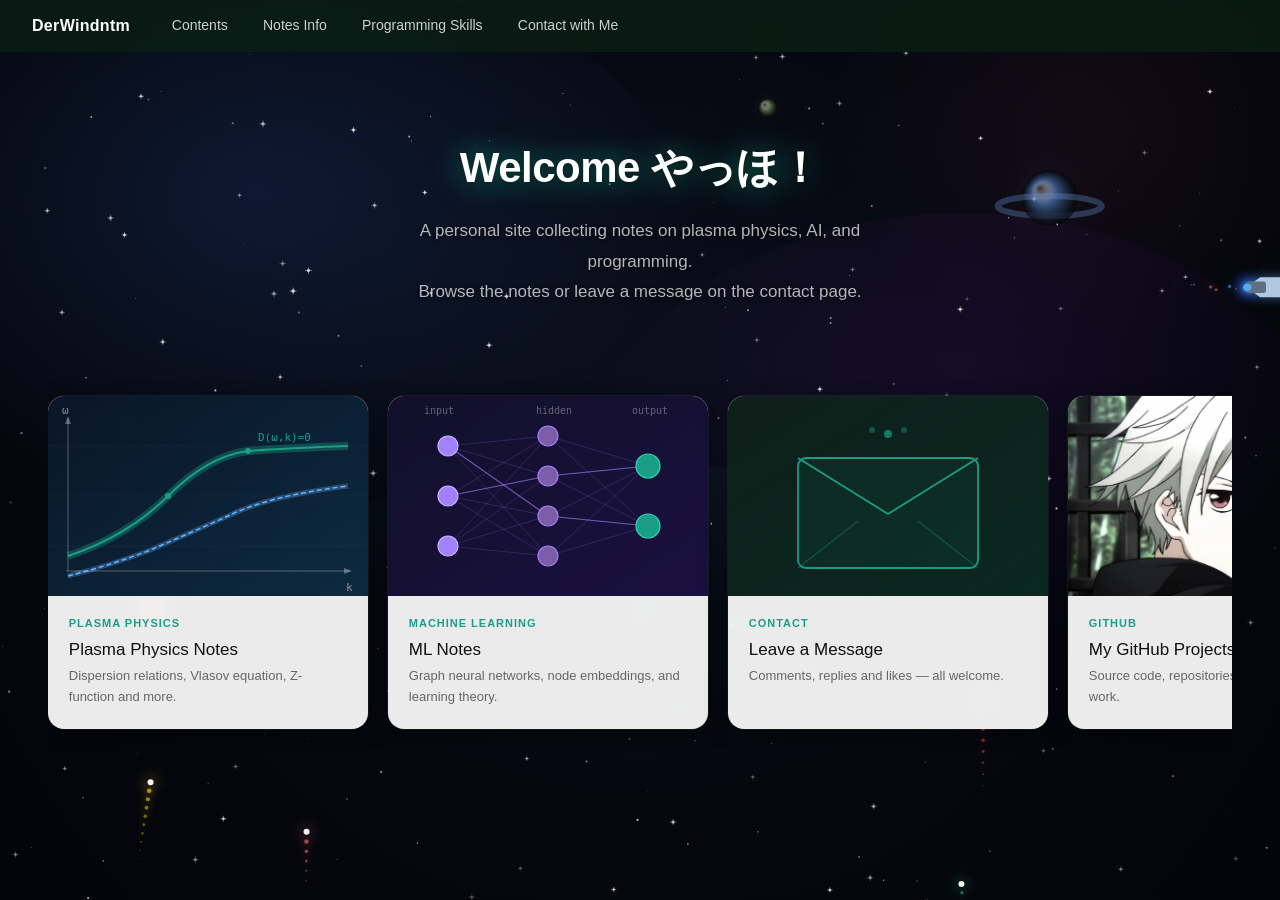
<file: index.html>
<!DOCTYPE html>
<html lang="en">
<head>
<meta charset="UTF-8">
<meta name="viewport" content="width=device-width, initial-scale=1.0">
<title>DerWindntm — Personal Notes</title>
<link rel="stylesheet" href="nav.css">
<style>
html,body{margin:0;padding:0;background:#000;overflow-x:hidden;}

/* ── Space background canvas ── */
#space-canvas{
  position:fixed;top:0;left:0;width:100%;height:100%;
  z-index:0;pointer-events:none;
}

/* ── Fireworks + ship canvas ── */
#fw-canvas{
  position:fixed;top:0;left:0;width:100%;height:100%;
  z-index:1;pointer-events:none;
}

nav{position:relative;z-index:10;background:rgba(10,30,20,.85);backdrop-filter:blur(12px);}
.nav-brand{color:#fff !important;}
.nav-link{color:rgba(255,255,255,.8) !important;}
.nav-link:hover{background:rgba(255,255,255,.12) !important;color:#fff !important;}

/* ── Hero ── */
.hero{
  position:relative;z-index:2;
  padding:5rem 1rem 2.5rem;
  text-align:center;
}
.hero h1{
  font-size:42px;font-weight:700;
  color:#fff;
  text-shadow:0 0 30px rgba(26,220,180,.6), 0 2px 8px rgba(0,0,0,.8);
  margin-bottom:.8rem;letter-spacing:-.5px;
}
.hero p{
  font-size:17px;
  color:rgba(255,255,255,.7);
  max-width:500px;line-height:1.8;
  margin:0 auto;
  text-shadow:0 1px 4px rgba(0,0,0,.8);
}

/* ── Strip ── */
.strip-wrap{
  position:relative;z-index:2;
  padding:2rem 3rem 5rem;
  overflow:hidden;
}
.strip{
  display:flex;gap:20px;
  overflow-x:auto;
  overflow-y:visible;
  scroll-snap-type:x mandatory;
  -webkit-overflow-scrolling:touch;
  padding:16px 4px 20px;
  cursor:grab;
}
.strip:active{cursor:grabbing;}
.strip::-webkit-scrollbar{height:4px;}
.strip::-webkit-scrollbar-track{background:rgba(255,255,255,.08);border-radius:2px;}
.strip::-webkit-scrollbar-thumb{background:rgba(255,255,255,.25);border-radius:2px;}

/* ── Card ── */
.scard{
  flex:0 0 320px;scroll-snap-align:start;
  border-radius:16px;overflow:hidden;
  text-decoration:none;color:#1a1814;
  background:rgba(255,255,255,.92);
  backdrop-filter:blur(8px);
  box-shadow:0 4px 24px rgba(0,0,0,.4), 0 0 0 0.5px rgba(255,255,255,.15);
  transition:transform .28s cubic-bezier(.34,1.56,.64,1),
             box-shadow .28s ease;
  display:block;
}
.scard:hover{
  transform:scale(1.035);
  box-shadow:0 12px 40px rgba(0,0,0,.5), 0 0 20px rgba(26,220,180,.2);
}
.scard-img{width:100%;height:200px;display:block;object-fit:cover;}
.scard-img-svg{width:100%;height:200px;display:block;}
.scard-body{padding:1.1rem 1.3rem 1.3rem;}
.scard-tag{font-size:11px;font-weight:600;text-transform:uppercase;letter-spacing:.09em;color:#1a9e85;margin-bottom:.35rem;}
.scard-title{font-size:17px;font-weight:500;line-height:1.4;margin-bottom:.3rem;color:#111;}
.scard-sub{font-size:13px;color:#666;line-height:1.6;}
</style>
</head>
<body>

<canvas id="space-canvas"></canvas>
<canvas id="fw-canvas"></canvas>

<nav>
  <a class="nav-brand" href="index.html">DerWindntm</a>
  <ul class="nav-items">
    <li class="nav-item"><a class="nav-link" href="contents.html">Contents</a></li>
    <li class="nav-item"><a class="nav-link" href="notes-info.html">Notes Info</a></li>
    <li class="nav-item"><a class="nav-link" href="programming.html">Programming Skills</a></li>
    <li class="nav-item"><a class="nav-link" href="contact.html">Contact with Me</a></li>
  </ul>
</nav>

<div class="hero">
  <h1>Welcome やっほ！</h1>
  <p>A personal site collecting notes on plasma physics, AI, and programming.<br>Browse the notes or leave a message on the contact page.</p>
</div>

<div class="strip-wrap">
<div class="strip" id="strip">

  <!-- ① Plasma Physics Notes -->
  <a class="scard" href="contents.html">
    <svg class="scard-img-svg" viewBox="0 0 320 200" xmlns="http://www.w3.org/2000/svg">
      <defs><linearGradient id="g1a" x1="0" y1="0" x2="1" y2="1">
        <stop offset="0%" stop-color="#0a1628"/><stop offset="100%" stop-color="#0d2a40"/>
      </linearGradient></defs>
      <rect width="320" height="200" fill="url(#g1a)"/>
      <g stroke="rgba(255,255,255,.06)" stroke-width="0.5">
        <line x1="0" y1="50" x2="320" y2="50"/><line x1="0" y1="100" x2="320" y2="100"/>
        <line x1="0" y1="150" x2="320" y2="150"/><line x1="80" y1="0" x2="80" y2="200"/>
        <line x1="160" y1="0" x2="160" y2="200"/><line x1="240" y1="0" x2="240" y2="200"/>
      </g>
      <path d="M20,160 Q80,140 120,100 Q160,60 200,55 Q240,52 300,50" fill="none" stroke="rgba(26,158,133,.35)" stroke-width="8"/>
      <path d="M20,160 Q80,140 120,100 Q160,60 200,55 Q240,52 300,50" fill="none" stroke="#1a9e85" stroke-width="2"/>
      <path d="M20,180 Q60,170 100,155 Q140,138 180,120 Q220,100 300,90" fill="none" stroke="rgba(100,180,255,.3)" stroke-width="5"/>
      <path d="M20,180 Q60,170 100,155 Q140,138 180,120 Q220,100 300,90" fill="none" stroke="#64b4ff" stroke-width="1.5" stroke-dasharray="5,3"/>
      <text x="14" y="18" fill="rgba(255,255,255,.5)" font-size="11" font-family="monospace">ω</text>
      <line x1="20" y1="22" x2="20" y2="175" stroke="rgba(255,255,255,.3)" stroke-width="1"/>
      <polygon points="20,20 17,28 23,28" fill="rgba(255,255,255,.3)"/>
      <text x="298" y="195" fill="rgba(255,255,255,.5)" font-size="11" font-family="monospace">k</text>
      <line x1="18" y1="175" x2="302" y2="175" stroke="rgba(255,255,255,.3)" stroke-width="1"/>
      <polygon points="304,175 296,172 296,178" fill="rgba(255,255,255,.3)"/>
      <text x="210" y="45" fill="#1a9e85" font-size="11" font-family="monospace">D(ω,k)=0</text>
      <circle cx="120" cy="100" r="3" fill="#1a9e85"/><circle cx="200" cy="55" r="3" fill="#1a9e85"/>
    </svg>
    <div class="scard-body">
      <div class="scard-tag">Plasma Physics</div>
      <div class="scard-title">Plasma Physics Notes</div>
      <div class="scard-sub">Dispersion relations, Vlasov equation, Z-function and more.</div>
    </div>
  </a>

  <!-- ② ML Notes -->
  <a class="scard" href="contents.html">
    <svg class="scard-img-svg" viewBox="0 0 320 200" xmlns="http://www.w3.org/2000/svg">
      <defs><linearGradient id="g2a" x1="0" y1="0" x2="1" y2="1">
        <stop offset="0%" stop-color="#12102a"/><stop offset="100%" stop-color="#1a1040"/>
      </linearGradient></defs>
      <rect width="320" height="200" fill="url(#g2a)"/>
      <g stroke="rgba(160,130,255,.18)" stroke-width="1">
        <line x1="60" y1="50" x2="160" y2="40"/><line x1="60" y1="50" x2="160" y2="80"/>
        <line x1="60" y1="50" x2="160" y2="120"/><line x1="60" y1="50" x2="160" y2="160"/>
        <line x1="60" y1="100" x2="160" y2="40"/><line x1="60" y1="100" x2="160" y2="80"/>
        <line x1="60" y1="100" x2="160" y2="120"/><line x1="60" y1="100" x2="160" y2="160"/>
        <line x1="60" y1="150" x2="160" y2="40"/><line x1="60" y1="150" x2="160" y2="80"/>
        <line x1="60" y1="150" x2="160" y2="120"/><line x1="60" y1="150" x2="160" y2="160"/>
        <line x1="160" y1="40" x2="260" y2="70"/><line x1="160" y1="40" x2="260" y2="130"/>
        <line x1="160" y1="80" x2="260" y2="70"/><line x1="160" y1="80" x2="260" y2="130"/>
        <line x1="160" y1="120" x2="260" y2="70"/><line x1="160" y1="120" x2="260" y2="130"/>
        <line x1="160" y1="160" x2="260" y2="70"/><line x1="160" y1="160" x2="260" y2="130"/>
      </g>
      <g stroke="rgba(160,130,255,.55)" stroke-width="1.2">
        <line x1="60" y1="100" x2="160" y2="80"/><line x1="160" y1="80" x2="260" y2="70"/>
        <line x1="60" y1="50" x2="160" y2="120"/><line x1="160" y1="120" x2="260" y2="130"/>
      </g>
      <g fill="#a082ff" stroke="#c8b4ff" stroke-width="1.2">
        <circle cx="60" cy="50" r="10"/><circle cx="60" cy="100" r="10"/><circle cx="60" cy="150" r="10"/>
      </g>
      <g fill="#7b5ea7" stroke="#a082ff" stroke-width="1.2">
        <circle cx="160" cy="40" r="10"/><circle cx="160" cy="80" r="10"/>
        <circle cx="160" cy="120" r="10"/><circle cx="160" cy="160" r="10"/>
      </g>
      <g fill="#1a9e85" stroke="#2dd4b8" stroke-width="1.2">
        <circle cx="260" cy="70" r="12"/><circle cx="260" cy="130" r="12"/>
      </g>
      <text x="36" y="18" fill="rgba(255,255,255,.35)" font-size="10" font-family="monospace">input</text>
      <text x="148" y="18" fill="rgba(255,255,255,.35)" font-size="10" font-family="monospace">hidden</text>
      <text x="244" y="18" fill="rgba(255,255,255,.35)" font-size="10" font-family="monospace">output</text>
    </svg>
    <div class="scard-body">
      <div class="scard-tag">Machine Learning</div>
      <div class="scard-title">ML Notes</div>
      <div class="scard-sub">Graph neural networks, node embeddings, and learning theory.</div>
    </div>
  </a>

  <!-- ③ Contact -->
  <a class="scard" href="contact.html">
    <svg class="scard-img-svg" viewBox="0 0 320 200" xmlns="http://www.w3.org/2000/svg">
      <defs><linearGradient id="g3a" x1="0" y1="0" x2="1" y2="1">
        <stop offset="0%" stop-color="#0f1f1a"/><stop offset="100%" stop-color="#0a2820"/>
      </linearGradient></defs>
      <rect width="320" height="200" fill="url(#g3a)"/>
      <rect x="70" y="62" width="180" height="110" rx="8" fill="none" stroke="#1a9e85" stroke-width="1.8"/>
      <rect x="70" y="62" width="180" height="110" rx="8" fill="rgba(26,158,133,.07)"/>
      <polyline points="70,62 160,118 250,62" fill="none" stroke="#1a9e85" stroke-width="1.8"/>
      <line x1="70" y1="172" x2="130" y2="125" stroke="rgba(26,158,133,.35)" stroke-width="1.2"/>
      <line x1="250" y1="172" x2="190" y2="125" stroke="rgba(26,158,133,.35)" stroke-width="1.2"/>
      <circle cx="160" cy="38" r="4" fill="#1a9e85" opacity=".7"/>
      <circle cx="144" cy="34" r="3" fill="#1a9e85" opacity=".4"/>
      <circle cx="176" cy="34" r="3" fill="#1a9e85" opacity=".4"/>
    </svg>
    <div class="scard-body">
      <div class="scard-tag">Contact</div>
      <div class="scard-title">Leave a Message</div>
      <div class="scard-sub">Comments, replies and likes — all welcome.</div>
    </div>
  </a>

  <!-- ④ My GitHub Project -->
  <a class="scard" href="https://github.com/DerWindntm" target="_blank" rel="noopener">
    <img class="scard-img" src="github-preview.jpg" alt="GitHub Project"
         onerror="this.style.display='none';this.nextElementSibling.style.display='block'">
    <svg class="scard-img-svg" viewBox="0 0 320 200" xmlns="http://www.w3.org/2000/svg" style="display:none;">
      <rect width="320" height="200" fill="#161b22"/>
      <text x="160" y="90" text-anchor="middle" fill="rgba(255,255,255,.25)" font-size="13" font-family="monospace">Add github-preview.jpg</text>
      <text x="160" y="112" text-anchor="middle" fill="rgba(255,255,255,.15)" font-size="11" font-family="monospace">to your repository folder</text>
      <circle cx="160" cy="148" r="18" fill="none" stroke="rgba(255,255,255,.15)" stroke-width="1.5"/>
    </svg>
    <div class="scard-body">
      <div class="scard-tag">GitHub</div>
      <div class="scard-title">My GitHub Projects</div>
      <div class="scard-sub">Source code, repositories and open-source work.</div>
    </div>
  </a>

</div>
</div>

<script>
/* ══════════════════════════════════════
   1. SPACE BACKGROUND
   ══════════════════════════════════════ */
const spaceCanvas = document.getElementById('space-canvas');
const sc = spaceCanvas.getContext('2d');

function resizeSpace(){
  spaceCanvas.width  = window.innerWidth;
  spaceCanvas.height = window.innerHeight;
}
resizeSpace();
window.addEventListener('resize', resizeSpace);

/* stars */
const STAR_COUNT = 280;
const stars = Array.from({length:STAR_COUNT}, ()=>({
  x: Math.random(),
  y: Math.random(),
  r: Math.random()*1.6+0.2,
  speed: Math.random()*0.00008+0.00002,
  alpha: Math.random()*0.6+0.3,
  twinkleSpeed: Math.random()*0.02+0.005,
  twinkleOffset: Math.random()*Math.PI*2,
}));

/* nebula blobs */
const nebulas = [
  {cx:0.2, cy:0.3, rx:0.35, ry:0.25, color:'rgba(30,60,120,', a:0.18},
  {cx:0.75,cy:0.55,rx:0.30, ry:0.22, color:'rgba(60,20,100,', a:0.15},
  {cx:0.5, cy:0.8, rx:0.40, ry:0.20, color:'rgba(20,80,70,',  a:0.12},
  {cx:0.85,cy:0.15,rx:0.20, ry:0.18, color:'rgba(80,30,60,',  a:0.10},
];

/* distant planets */
const planets = [
  {cx:0.82, cy:0.22, r:28, color:'#3a5a8a', ringColor:'rgba(100,140,200,.35)', hasRing:true,  ringRx:52, ringRy:10},
  {cx:0.12, cy:0.68, r:18, color:'#8a5a3a', ringColor:null, hasRing:false},
  {cx:0.60, cy:0.12, r:10, color:'#5a6a4a', ringColor:null, hasRing:false},
];

let spaceT = 0;
function drawSpace(){
  const W = spaceCanvas.width, H = spaceCanvas.height;
  sc.clearRect(0,0,W,H);

  /* deep space gradient */
  const grad = sc.createRadialGradient(W*.5,H*.4,0, W*.5,H*.5,Math.max(W,H)*.8);
  grad.addColorStop(0,'#0a0e1a');
  grad.addColorStop(0.4,'#060810');
  grad.addColorStop(1,'#020305');
  sc.fillStyle = grad;
  sc.fillRect(0,0,W,H);

  /* nebulas */
  nebulas.forEach(n=>{
    const gx = sc.createRadialGradient(n.cx*W,n.cy*H,0, n.cx*W,n.cy*H,n.rx*W);
    gx.addColorStop(0, n.color+(n.a*1.8)+')');
    gx.addColorStop(1, n.color+'0)');
    sc.save();
    sc.scale(1, n.ry/n.rx);
    sc.fillStyle = gx;
    sc.beginPath();
    sc.arc(n.cx*W, n.cy*H*(n.rx/n.ry), n.rx*W, 0, Math.PI*2);
    sc.fill();
    sc.restore();
  });

  /* planets */
  planets.forEach(p=>{
    const px = p.cx*W, py = p.cy*H;
    /* planet glow */
    const pglow = sc.createRadialGradient(px-p.r*.3,py-p.r*.3,0, px,py,p.r*2.2);
    pglow.addColorStop(0,'rgba(255,255,255,.04)');
    pglow.addColorStop(1,'rgba(0,0,0,0)');
    sc.fillStyle=pglow; sc.beginPath(); sc.arc(px,py,p.r*2.2,0,Math.PI*2); sc.fill();

    /* ring behind planet */
    if(p.hasRing){
      sc.save();
      sc.translate(px,py);
      sc.strokeStyle=p.ringColor; sc.lineWidth=6;
      sc.beginPath(); sc.ellipse(0,8,p.ringRx,p.ringRy,0,Math.PI*.1,Math.PI*1.1); sc.stroke();
      sc.restore();
    }

    /* planet body */
    const pbody = sc.createRadialGradient(px-p.r*.35,py-p.r*.35,p.r*.05, px,py,p.r);
    pbody.addColorStop(0,'rgba(255,255,255,.18)');
    pbody.addColorStop(0.4,p.color);
    pbody.addColorStop(1,'rgba(0,0,0,.6)');
    sc.fillStyle=pbody; sc.beginPath(); sc.arc(px,py,p.r,0,Math.PI*2); sc.fill();

    /* ring in front */
    if(p.hasRing){
      sc.save();
      sc.translate(px,py);
      sc.strokeStyle=p.ringColor; sc.lineWidth=6;
      sc.beginPath(); sc.ellipse(0,8,p.ringRx,p.ringRy,0,Math.PI*1.1,Math.PI*2.1); sc.stroke();
      sc.restore();
    }
  });

  /* twinkling stars */
  stars.forEach(s=>{
    const tw = 0.5 + 0.5*Math.sin(spaceT*s.twinkleSpeed*60 + s.twinkleOffset);
    const a  = s.alpha * (0.5 + 0.5*tw);
    /* slow parallax drift */
    const sx = ((s.x + spaceT*s.speed) % 1) * W;
    const sy = s.y * H;
    sc.save();
    sc.globalAlpha = a;
    if(s.r > 1.2){
      /* cross sparkle for brighter stars */
      sc.strokeStyle='#fff'; sc.lineWidth=0.6;
      sc.beginPath(); sc.moveTo(sx-s.r*2,sy); sc.lineTo(sx+s.r*2,sy); sc.stroke();
      sc.beginPath(); sc.moveTo(sx,sy-s.r*2); sc.lineTo(sx,sy+s.r*2); sc.stroke();
    }
    sc.fillStyle='#fff';
    sc.beginPath(); sc.arc(sx,sy,s.r,0,Math.PI*2); sc.fill();
    sc.restore();
  });

  spaceT += 0.001;
  requestAnimationFrame(drawSpace);
}
drawSpace();


/* ══════════════════════════════════════
   2. FIREWORKS + SPACESHIP
   ══════════════════════════════════════ */
const fwCanvas = document.getElementById('fw-canvas');
const ctx = fwCanvas.getContext('2d');

function resizeFw(){
  fwCanvas.width  = window.innerWidth;
  fwCanvas.height = window.innerHeight;
}
resizeFw();
window.addEventListener('resize', resizeFw);

const PALETTES = [
  ['#ff6b6b','#ff8e53','#ffd93d','#fff'],
  ['#6bcbff','#a78bfa','#f472b6','#fff'],
  ['#34d399','#60a5fa','#f59e0b','#fff'],
  ['#ffd700','#ff8c00','#ff4500','#fff'],
];

/* ── Particle ── */
class Particle{
  constructor(x,y,color,vx,vy,size,life,g=0.06){
    Object.assign(this,{x,y,color,vx,vy,size,life,maxLife:life,g});
  }
  update(){this.x+=this.vx;this.y+=this.vy;this.vy+=this.g;this.vx*=.97;this.vy*=.97;this.life--;}
  draw(){
    const a=Math.max(0,this.life/this.maxLife);
    ctx.save();ctx.globalAlpha=a;ctx.fillStyle=this.color;
    ctx.shadowColor=this.color;ctx.shadowBlur=6;
    ctx.beginPath();ctx.arc(this.x,this.y,this.size*a,0,Math.PI*2);ctx.fill();ctx.restore();
  }
}

/* ── Trail ── */
class TrailParticle{
  constructor(x,y){
    const pal=PALETTES[Math.floor(Math.random()*PALETTES.length)];
    this.color=pal[Math.floor(Math.random()*pal.length)];
    this.x=x;this.y=y;
    this.vx=(Math.random()-.5)*1.2;this.vy=(Math.random()-.5)*1.2-.5;
    this.size=Math.random()*2.5+1;
    this.life=Math.floor(Math.random()*25+15);this.maxLife=this.life;
  }
  update(){this.x+=this.vx;this.y+=this.vy;this.vy+=.04;this.vx*=.96;this.life--;}
  draw(){
    const a=(this.life/this.maxLife)*.55;
    ctx.save();ctx.globalAlpha=a;ctx.fillStyle=this.color;
    ctx.shadowColor=this.color;ctx.shadowBlur=4;
    ctx.beginPath();ctx.arc(this.x,this.y,this.size*(this.life/this.maxLife),0,Math.PI*2);
    ctx.fill();ctx.restore();
  }
}

function burst(x,y,count=80,palette=null){
  const pal=palette||PALETTES[Math.floor(Math.random()*PALETTES.length)];
  for(let i=0;i<count;i++){
    const angle=(Math.PI*2/count)*i+Math.random()*.3;
    const speed=Math.random()*5+2;
    particles.push(new Particle(x,y,pal[Math.floor(Math.random()*pal.length)],
      Math.cos(angle)*speed,Math.sin(angle)*speed,Math.random()*2.5+1,Math.floor(Math.random()*40+50)));
  }
  for(let i=0;i<20;i++){
    const a=Math.random()*Math.PI*2,s=Math.random()*2+.5;
    particles.push(new Particle(x,y,'#fff',Math.cos(a)*s,Math.sin(a)*s,1,Math.floor(Math.random()*30+20),.02));
  }
}

class Rocket{
  constructor(){
    this.x=Math.random()*fwCanvas.width*.8+fwCanvas.width*.1;
    this.y=fwCanvas.height+10;
    this.tx=this.x+(Math.random()-.5)*200;
    this.ty=Math.random()*fwCanvas.height*.45+fwCanvas.height*.05;
    const dx=this.tx-this.x,dy=this.ty-this.y,dist=Math.sqrt(dx*dx+dy*dy),speed=Math.random()*4+8;
    this.vx=(dx/dist)*speed;this.vy=(dy/dist)*speed;
    this.trail=[];this.done=false;
    const pal=PALETTES[Math.floor(Math.random()*PALETTES.length)];
    this.color=pal[0];this.palette=pal;
  }
  update(){
    this.trail.push({x:this.x,y:this.y});
    if(this.trail.length>12)this.trail.shift();
    this.x+=this.vx;this.y+=this.vy;
    if(this.vy>0||Math.abs(this.y-this.ty)<10){burst(this.x,this.y,100,this.palette);this.done=true;}
  }
  draw(){
    this.trail.forEach((p,i)=>{
      const a=(i/this.trail.length)*.7;
      ctx.save();ctx.globalAlpha=a;ctx.fillStyle=this.color;
      ctx.shadowColor=this.color;ctx.shadowBlur=8;
      ctx.beginPath();ctx.arc(p.x,p.y,2.5*(i/this.trail.length),0,Math.PI*2);ctx.fill();ctx.restore();
    });
    ctx.save();ctx.globalAlpha=.95;ctx.fillStyle='#fff';
    ctx.shadowColor=this.color;ctx.shadowBlur=14;
    ctx.beginPath();ctx.arc(this.x,this.y,3,0,Math.PI*2);ctx.fill();ctx.restore();
  }
}

/* ══ SPACESHIP ══ */
class Spaceship{
  constructor(){this.reset(true);}
  reset(init=false){
    const W=fwCanvas.width, H=fwCanvas.height;
    /* random vertical position in upper 70% of screen */
    this.y  = H*(0.08 + Math.random()*0.55);
    this.x  = init ? W*Math.random() : -220;
    this.vy = (Math.random()-.5)*.3;
    this.speed = 2.8 + Math.random()*2.2;
    this.scale = 0.7 + Math.random()*.7;
    this.engineFlicker = 0;
    this.thrusterParticles = [];
  }
  update(){
    this.x += this.speed;
    this.y += this.vy;
    this.engineFlicker = Math.random();
    /* thruster exhaust */
    if(Math.random()<.6){
      const sc2=this.scale;
      this.thrusterParticles.push({
        x:this.x - 90*sc2,
        y:this.y + (Math.random()-.5)*8*sc2,
        vx:-(Math.random()*2+1),
        vy:(Math.random()-.5)*.8,
        life:Math.floor(Math.random()*18+8),
        maxLife:26,
        size:Math.random()*3*sc2+1,
        color:Math.random()<.5?'#4af':'#fa4',
      });
    }
    this.thrusterParticles=this.thrusterParticles.filter(p=>p.life>0);
    this.thrusterParticles.forEach(p=>{p.x+=p.vx;p.y+=p.vy;p.life--;});
    if(this.x > fwCanvas.width+240) this.reset();
  }
  draw(){
    const s=this.scale, x=this.x, y=this.y;

    /* thruster particles */
    this.thrusterParticles.forEach(p=>{
      const a=(p.life/p.maxLife)*.8;
      ctx.save();ctx.globalAlpha=a;ctx.fillStyle=p.color;
      ctx.shadowColor=p.color;ctx.shadowBlur=8;
      ctx.beginPath();ctx.arc(p.x,p.y,p.size*(p.life/p.maxLife),0,Math.PI*2);ctx.fill();ctx.restore();
    });

    ctx.save();
    ctx.translate(x,y);
    ctx.scale(s,s);

    /* engine glow */
    const eFlick = .6+this.engineFlicker*.4;
    const eg=ctx.createRadialGradient(-88,0,0,-88,0,30);
    eg.addColorStop(0,`rgba(80,180,255,${eFlick*.9})`);
    eg.addColorStop(0.4,`rgba(40,100,255,${eFlick*.4})`);
    eg.addColorStop(1,'rgba(0,0,0,0)');
    ctx.fillStyle=eg;ctx.beginPath();ctx.arc(-88,0,30,0,Math.PI*2);ctx.fill();

    /* body */
    ctx.fillStyle='#b0c8e0';
    ctx.shadowColor='rgba(100,180,255,.5)';ctx.shadowBlur=12;
    ctx.beginPath();
    ctx.moveTo(80,0);
    ctx.lineTo(40,-14);ctx.lineTo(-70,-14);ctx.lineTo(-90,0);ctx.lineTo(-70,14);ctx.lineTo(40,14);
    ctx.closePath();ctx.fill();

    /* cockpit */
    const cg=ctx.createRadialGradient(30,-6,0,30,-6,20);
    cg.addColorStop(0,'rgba(150,220,255,.9)');cg.addColorStop(1,'rgba(20,80,140,.7)');
    ctx.fillStyle=cg;ctx.shadowColor='rgba(100,200,255,.8)';ctx.shadowBlur=10;
    ctx.beginPath();ctx.ellipse(30,-4,22,12,0,0,Math.PI*2);ctx.fill();

    /* top wing */
    ctx.fillStyle='#8aaac0';ctx.shadowBlur=0;
    ctx.beginPath();ctx.moveTo(10,-14);ctx.lineTo(-20,-14);ctx.lineTo(-40,-36);ctx.lineTo(0,-36);ctx.closePath();ctx.fill();
    /* bottom wing */
    ctx.beginPath();ctx.moveTo(10,14);ctx.lineTo(-20,14);ctx.lineTo(-40,36);ctx.lineTo(0,36);ctx.closePath();ctx.fill();

    /* engine nacelle */
    ctx.fillStyle='#607080';
    ctx.beginPath();ctx.roundRect(-90,-8,28,16,4);ctx.fill();

    /* engine inner glow */
    ctx.fillStyle=`rgba(80,180,255,${eFlick})`;
    ctx.beginPath();ctx.ellipse(-88,0,6,5,0,0,Math.PI*2);ctx.fill();

    /* hull detail lines */
    ctx.strokeStyle='rgba(180,210,240,.3)';ctx.lineWidth=1;ctx.shadowBlur=0;
    ctx.beginPath();ctx.moveTo(60,0);ctx.lineTo(-60,0);ctx.stroke();
    ctx.beginPath();ctx.moveTo(20,-14);ctx.lineTo(20,14);ctx.stroke();

    ctx.restore();
  }
}

let particles=[], rockets=[], trails=[], ships=[];

/* spawn 2 spaceships at different times */
ships.push(new Spaceship());
setTimeout(()=>ships.push(new Spaceship()), 3500);

/* mouse spray */
let trailTimer=0;
document.addEventListener('mousemove', e=>{
  trailTimer++;
  if(trailTimer%2===0) for(let i=0;i<3;i++) trails.push(new TrailParticle(e.clientX,e.clientY));
});

/* opening rockets — 5 seconds: ~17 rockets at 285ms each */
let openingDone=false, launchCount=0;
const TOTAL_ROCKETS=17;
const launchInterval=setInterval(()=>{
  rockets.push(new Rocket());
  launchCount++;
  if(launchCount>=TOTAL_ROCKETS){
    clearInterval(launchInterval);
    setTimeout(()=>{ openingDone=true; },2000);
  }
},285);

/* ambient fireworks */
setInterval(()=>{
  if(!openingDone)return;
  if(Math.random()<.35){
    burst(Math.random()*fwCanvas.width*.8+fwCanvas.width*.1,
          Math.random()*fwCanvas.height*.5+fwCanvas.height*.05, 60);
  }
},2200);

function fwLoop(){
  ctx.clearRect(0,0,fwCanvas.width,fwCanvas.height);
  rockets=rockets.filter(r=>!r.done);
  rockets.forEach(r=>{r.update();r.draw();});
  particles=particles.filter(p=>p.life>0);
  particles.forEach(p=>{p.update();p.draw();});
  trails=trails.filter(t=>t.life>0);
  trails.forEach(t=>{t.update();t.draw();});
  ships.forEach(s=>{s.update();s.draw();});
  requestAnimationFrame(fwLoop);
}
fwLoop();

/* drag scroll */
const strip=document.getElementById('strip');
let isDown=false,startX,scrollLeft;
strip.addEventListener('mousedown',e=>{isDown=true;strip.style.cursor='grabbing';startX=e.pageX-strip.offsetLeft;scrollLeft=strip.scrollLeft;});
strip.addEventListener('mouseleave',()=>{isDown=false;strip.style.cursor='grab';});
strip.addEventListener('mouseup',()=>{isDown=false;strip.style.cursor='grab';});
strip.addEventListener('mousemove',e=>{if(!isDown)return;e.preventDefault();const x=e.pageX-strip.offsetLeft;strip.scrollLeft=scrollLeft-(x-startX)*1.2;});
</script>
</body>
</html>
</file>
<file: nav.css>
*,*::before,*::after{box-sizing:border-box;margin:0;padding:0;}
body{font-family:'Helvetica Neue',Arial,sans-serif;font-size:15px;line-height:1.7;color:#1a1814;background:#fff;}
nav{background:#1a9e85;padding:0 2rem;display:flex;align-items:stretch;gap:0;position:sticky;top:0;z-index:200;}
.nav-brand{color:#fff;font-size:16px;font-weight:600;padding:0 1.5rem 0 0;display:flex;align-items:center;white-space:nowrap;letter-spacing:.02em;text-decoration:none;}
.nav-items{display:flex;align-items:stretch;list-style:none;}
.nav-item{position:relative;}
.nav-link{display:flex;align-items:center;padding:0 1.1rem;height:52px;color:rgba(255,255,255,.88);font-size:14px;text-decoration:none;cursor:pointer;transition:background .15s;white-space:nowrap;border:none;background:none;font-family:inherit;}
.nav-link:hover,.nav-link.active{background:rgba(0,0,0,.15);color:#fff;}
</file>
